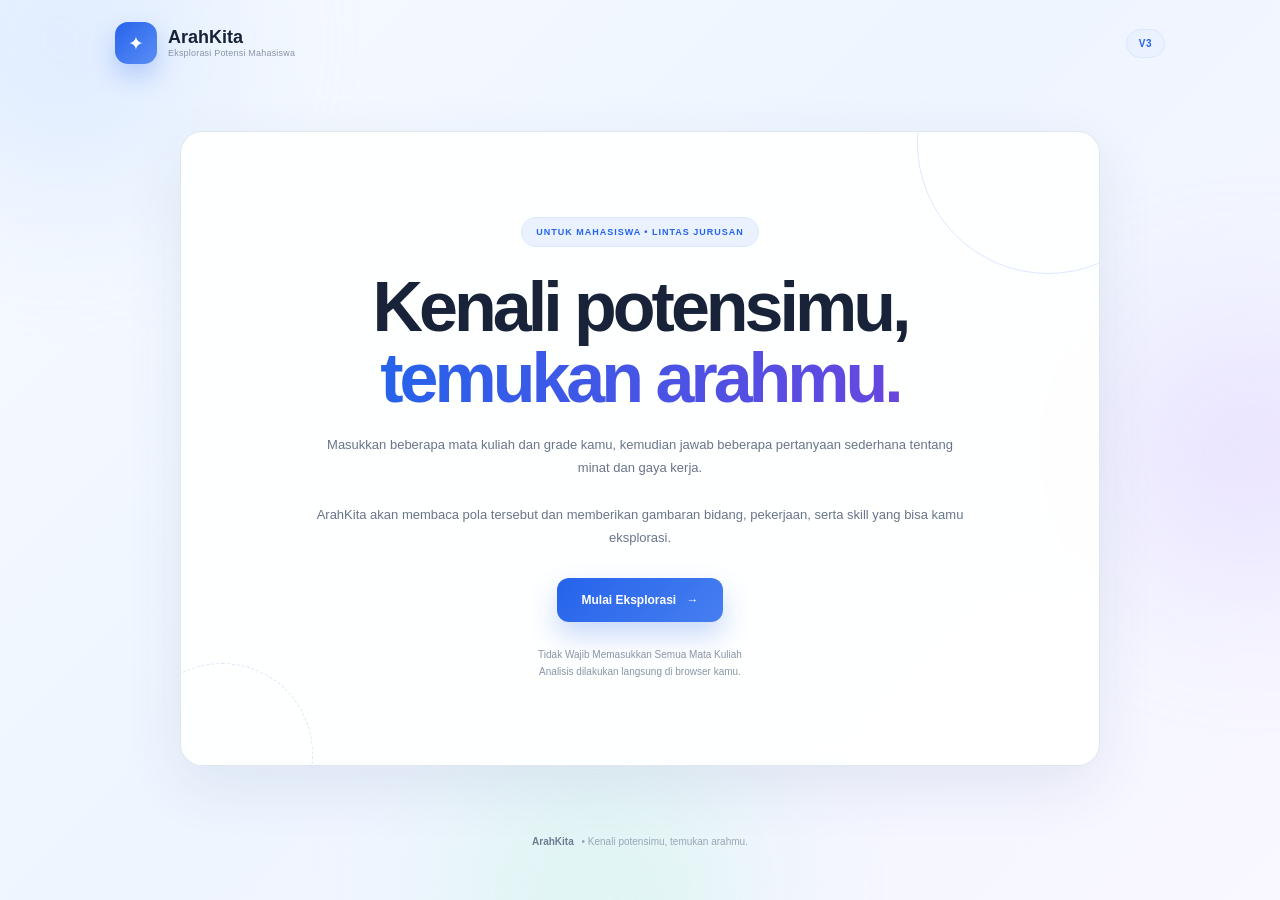
<file: index.html>
<!DOCTYPE html>
<html lang="id">

<head>

    <meta charset="UTF-8">

    <meta
        name="viewport"
        content="width=device-width, initial-scale=1.0"
    >

    <title>
        ArahKita — Eksplorasi Potensi Mahasiswa
    </title>

    <link
        rel="stylesheet"
        href="style.css"
    >

</head>


<body>


    <!-- =========================================
         BACKGROUND
    ========================================== -->

    <div class="background">

        <div class="orb orb-1"></div>
        <div class="orb orb-2"></div>
        <div class="orb orb-3"></div>

    </div>



    <!-- =========================================
         HEADER
    ========================================== -->

    <header class="header">

        <a
            href="#"
            class="brand"
            onclick="showPage('welcome'); return false;"
        >

            <div class="brand-icon">
                ✦
            </div>

            <div class="brand-text">

                <strong>
                    ArahKita
                </strong>

                <span>
                    Eksplorasi Potensi Mahasiswa
                </span>

            </div>

        </a>


        <div class="version">
            V3 
        </div>

    </header>



    <!-- =========================================
         MAIN
    ========================================== -->

    <main>



        <!-- =====================================
             HALAMAN PEMBUKA
        ====================================== -->

        <section
            id="welcome"
            class="page active"
        >

            <div class="hero card">

                <div class="eyebrow">

                    UNTUK MAHASISWA
                    •
                    LINTAS JURUSAN

                </div>


                <h1>

                    Kenali potensimu,

                    <span>
                        temukan arahmu.
                    </span>

                </h1>


                <p>

                    Masukkan beberapa mata kuliah
                    dan grade kamu, kemudian jawab
                    beberapa pertanyaan sederhana
                    tentang minat dan gaya kerja.

                    <br><br>

                    ArahKita akan membaca pola
                    tersebut dan memberikan gambaran
                    bidang, pekerjaan, serta skill
                    yang bisa kamu eksplorasi.

                </p>


                <button
                    class="btn primary"
                    onclick="showPage('courses')"
                >

                    Mulai Eksplorasi

                    <span>
                        →
                    </span>

                </button>


                <div class="info-note">

                    Tidak Wajib Memasukkan Semua Mata Kuliah
                    <br>

                    Analisis dilakukan langsung
                    di browser kamu.

                </div>

            </div>

        </section>



        <!-- =====================================
             INPUT MATA KULIAH
        ====================================== -->

        <section
            id="courses"
            class="page"
        >

            <div class="section-heading">

                <div>

                    <span class="step">
                        LANGKAH 01 / 03
                    </span>

                    <h2>
                        Masukkan mata kuliah
                    </h2>

                    <p>
                        Tambahkan mata kuliah
                        beserta grade yang kamu dapatkan.
                    </p>

                </div>

            </div>


            <div class="card">


                <!-- FORM -->

                <div class="course-form">


                    <div class="field large">

                        <label>
                            Nama Mata Kuliah
                        </label>

                        <input
                            type="text"
                            id="courseName"
                            placeholder="Contoh: Basis Data"
                        >

                    </div>


                    <div class="field">

                        <label>
                            Grade
                        </label>

                        <select id="courseGrade">

                            <option value="">
                                Pilih
                            </option>

                            <option value="A">
                                A
                            </option>

                            <option value="A-">
                                A-
                            </option>

                            <option value="B+">
                                B+
                            </option>

                            <option value="B">
                                B
                            </option>

                            <option value="B-">
                                B-
                            </option>

                            <option value="C+">
                                C+
                            </option>

                            <option value="C">
                                C
                            </option>

                            <option value="D">
                                D
                            </option>

                            <option value="E">
                                E
                            </option>

                        </select>

                    </div>


                    <button
                        class="btn add"
                        onclick="addCourse()"
                    >

                        + Tambah

                    </button>


                </div>



                <!-- PETUNJUK -->

                <div class="hint">

                    💡 Tambahkan sekitar
                    <strong>5–10 mata kuliah</strong>
                    yang menurutmu cukup menggambarkan
                    kemampuanmu.

                </div>



                <!-- LIST MATKUL -->

                <div
                    id="courseList"
                    class="course-list"
                >

                    <div class="empty">

                        Belum ada mata kuliah.

                    </div>

                </div>



                <!-- NAVIGASI -->

                <div class="actions">

                    <button
                        class="btn ghost"
                        onclick="showPage('questions'); renderQuestion()"
                    >

                        Lewati

                    </button>


                    <button
                        class="btn primary"
                        onclick="showPage('questions'); renderQuestion()"
                    >

                        Lanjut

                        <span>
                            →
                        </span>

                    </button>

                </div>


            </div>

        </section>



        <!-- =====================================
             PERTANYAAN
        ====================================== -->

        <section
            id="questions"
            class="page"
        >

            <div class="section-heading question-heading">

                <div>

                    <span class="step">
                        LANGKAH 02 / 03
                    </span>

                    <h2>
                        Kenali dirimu
                    </h2>

                    <p>
                        Pilih jawaban yang paling
                        menggambarkan dirimu.
                    </p>

                </div>


                <div
                    id="questionCounter"
                    class="counter"
                >

                    1 / 12

                </div>

            </div>


            <div class="card">


                <!-- PROGRESS -->

                <div class="progress">

                    <div
                        id="questionProgress"
                    ></div>

                </div>



                <!-- PERTANYAAN -->

                <div
                    id="questionContainer"
                    class="question-container"
                >

                    <!-- Diisi JavaScript -->

                </div>



                <!-- NAVIGASI -->

                <div class="actions">

                    <button
                        class="btn ghost"
                        onclick="previousQuestion()"
                    >

                        ← Kembali

                    </button>


                    <button
                        class="btn primary"
                        onclick="nextQuestion()"
                    >

                        Berikutnya →

                    </button>

                </div>


            </div>

        </section>



        <!-- =====================================
             ANALISIS
        ====================================== -->

        <section
            id="analysis"
            class="page"
        >

            <div class="analysis card">

                <div class="analysis-icon">

                    ✦

                </div>


                <span class="step">

                    ANALISIS POTENSI

                </span>


                <h2>

                    Sedang membaca
                    pola jawabanmu...

                </h2>


                <p>

                    Sistem sedang mengolah
                    data mata kuliah, grade,
                    dan jawabanmu.

                </p>


                <div class="analysis-progress">

                    <div
                        id="analysisBar"
                    ></div>

                </div>


                <span
                    id="analysisPercent"
                    class="percent"
                >

                    0%

                </span>

            </div>

        </section>



        <!-- =====================================
             HASIL
        ====================================== -->

        <section
            id="result"
            class="page"
        >


            <div class="result-heading">

                <span class="step">
                    LANGKAH 03 / 03
                </span>

                <h2>
                    Hasil Eksplorasi
                </h2>

                <p>
                    Berikut gambaran kecenderungan
                    yang ditemukan dari jawabanmu.
                </p>

            </div>



            <!-- GRID HASIL -->

            <div class="result-grid">


                <!-- PROFIL -->

                <div class="card profile-card">

                    <div class="result-icon">
                        🎯
                    </div>

                    <span class="small-title">
                        PROFIL UTAMA
                    </span>


                    <h2
                        id="profileName"
                    >
                        —
                    </h2>


                    <p
                        id="profileDescription"
                    >
                        —
                    </p>


                    <div
                        id="profileDimensions"
                        class="dimensions"
                    >

                    </div>

                </div>



                <!-- PEKERJAAN -->

                <div class="card">

                    <div class="result-icon">
                        💼
                    </div>

                    <span class="small-title">
                        BIDANG PEKERJAAN
                    </span>


                    <div
                        id="careerList"
                        class="career-list"
                    >

                    </div>

                </div>


            </div>



            <!-- SKILL -->

            <div class="card skill-card">

                <div class="result-icon">
                    📚
                </div>

                <span class="small-title">
                    SKILL YANG BISA DIKEMBANGKAN
                </span>


                <div
                    id="skillList"
                    class="skills"
                >

                </div>

            </div>



            <!-- MATKUL TERBACA -->

            <div class="card">

                <div class="result-icon">
                    📖
                </div>

                <span class="small-title">
                    RINGKASAN MATA KULIAH
                </span>


                <div
                    id="courseSummary"
                    class="course-summary"
                >

                </div>

            </div>



            <!-- CATATAN -->

            <div class="card insight-card">

                <div class="result-icon">
                    💡
                </div>

                <span class="small-title">
                    CATATAN UNTUKMU
                </span>


                <p
                    id="resultInsight"
                >

                </p>

            </div>



            <!-- ULANG -->

            <div class="restart">

                <button
                    class="btn ghost"
                    onclick="restartApp()"
                >

                    ↻ Mulai Lagi

                </button>

            </div>


        </section>


    </main>



    <!-- =========================================
         FOOTER
    ========================================== -->

    <footer>

        <strong>
            ArahKita
        </strong>

        <span>
            • Kenali potensimu, temukan arahmu.
        </span>

    </footer>



    <!-- JAVASCRIPT -->

    <script src="script.js"></script>

</body>

</html>
</file>
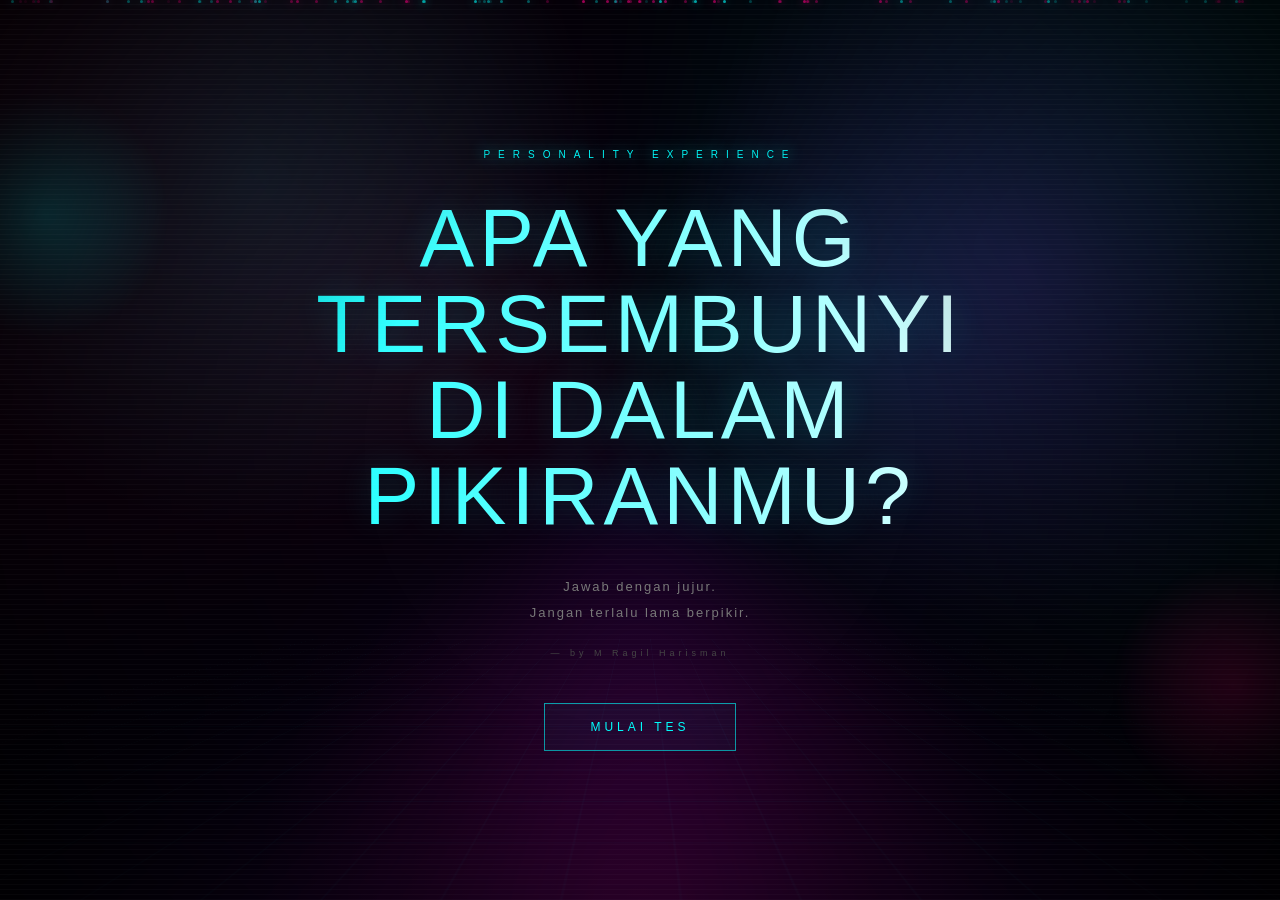
<file: tes.html>
<!DOCTYPE html>
<html lang="id">
<head>
<meta charset="UTF-8">
<meta name="viewport" content="width=device-width,initial-scale=1.0">

<title>Neon Personality Experience</title>

<style>

/* =====================================================
   RESET
===================================================== */

*{
    margin:0;
    padding:0;
    box-sizing:border-box;
}

html,body{
    width:100%;
    min-height:100%;
}

body{
    overflow-x:hidden;
    background:#03020a;
    color:#fff;
    font-family:"Segoe UI",Arial,sans-serif;
}


/* =====================================================
   BACKGROUND NEON
===================================================== */

body{
    background:
        radial-gradient(
            circle at 20% 20%,
            rgba(0,255,255,.13),
            transparent 28%
        ),
        radial-gradient(
            circle at 80% 30%,
            rgba(170,0,255,.16),
            transparent 30%
        ),
        radial-gradient(
            circle at 50% 100%,
            rgba(255,0,80,.12),
            transparent 35%
        ),
        #03020a;
}


/* =====================================================
   AURORA
===================================================== */

.aurora{
    position:fixed;
    inset:-30%;
    z-index:-10;

    background:
        conic-gradient(
            from 0deg,
            transparent,
            rgba(0,255,255,.13),
            transparent,
            rgba(170,0,255,.15),
            transparent,
            rgba(255,0,100,.1),
            transparent
        );

    filter:blur(70px);

    animation:
        auroraMove
        18s
        linear
        infinite;
}

@keyframes auroraMove{

    0%{
        transform:rotate(0deg) scale(1);
    }

    50%{
        transform:rotate(180deg) scale(1.15);
    }

    100%{
        transform:rotate(360deg) scale(1);
    }
}


/* =====================================================
   GRID
===================================================== */

.grid{
    position:fixed;
    inset:0;

    z-index:-8;

    opacity:.14;

    background-image:
        linear-gradient(
            rgba(0,255,255,.15) 1px,
            transparent 1px
        ),
        linear-gradient(
            90deg,
            rgba(0,255,255,.15) 1px,
            transparent 1px
        );

    background-size:
        60px 60px;

    transform:
        perspective(500px)
        rotateX(55deg)
        scale(2);

    transform-origin:center bottom;

    animation:
        gridMove
        8s
        linear
        infinite;
}

@keyframes gridMove{

    from{
        background-position:
            0 0,
            0 0;
    }

    to{
        background-position:
            0 60px,
            60px 0;
    }
}


/* =====================================================
   PARTICLES
===================================================== */

#particles{
    position:fixed;
    inset:0;

    pointer-events:none;

    z-index:-5;

    overflow:hidden;
}

.particle{
    position:absolute;

    width:3px;
    height:3px;

    border-radius:50%;

    background:#00ffff;

    box-shadow:
        0 0 8px #00ffff,
        0 0 18px rgba(0,255,255,.7);

    animation:
        floatParticle
        linear
        infinite;
}

@keyframes floatParticle{

    0%{
        transform:
            translateY(110vh)
            translateX(0)
            scale(.3);

        opacity:0;
    }

    15%{
        opacity:1;
    }

    85%{
        opacity:1;
    }

    100%{
        transform:
            translateY(-20vh)
            translateX(100px)
            scale(1.3);

        opacity:0;
    }
}


/* =====================================================
   ORBS
===================================================== */

.orb{
    position:fixed;

    width:250px;
    height:250px;

    border-radius:50%;

    filter:blur(2px);

    pointer-events:none;

    z-index:-7;

    opacity:.25;
}

.orb.one{
    top:10%;
    left:-80px;

    background:
        radial-gradient(
            circle,
            #00ffff,
            transparent 70%
        );

    animation:
        orbOne
        9s
        ease-in-out
        infinite;
}

.orb.two{
    right:-80px;
    bottom:10%;

    background:
        radial-gradient(
            circle,
            #ff0077,
            transparent 70%
        );

    animation:
        orbTwo
        12s
        ease-in-out
        infinite;
}

@keyframes orbOne{

    0%,100%{
        transform:
            translate(0,0)
            scale(1);
    }

    50%{
        transform:
            translate(120px,100px)
            scale(1.5);
    }
}

@keyframes orbTwo{

    0%,100%{
        transform:
            translate(0,0)
            scale(1);
    }

    50%{
        transform:
            translate(-100px,-120px)
            scale(1.4);
    }
}


/* =====================================================
   SCANLINES
===================================================== */

.scanlines{
    position:fixed;
    inset:0;

    pointer-events:none;

    z-index:100;

    background:
        repeating-linear-gradient(
            0deg,
            rgba(255,255,255,.025) 0px,
            rgba(255,255,255,.025) 1px,
            transparent 1px,
            transparent 5px
        );

    mix-blend-mode:screen;
}


/* =====================================================
   VIGNETTE
===================================================== */

.vignette{
    position:fixed;
    inset:0;

    pointer-events:none;

    z-index:90;

    background:
        radial-gradient(
            circle,
            transparent 35%,
            rgba(0,0,0,.4) 75%,
            #000 120%
        );
}


/* =====================================================
   INTRO
===================================================== */

#intro{

    min-height:100vh;

    display:flex;

    align-items:center;
    justify-content:center;

    text-align:center;

    padding:30px;

    position:relative;

    overflow:hidden;
}

.intro-content{

    width:
        min(850px,95%);

    animation:
        breathing
        5s
        ease-in-out
        infinite;
}

.intro-small{

    color:#00ffff;

    font-size:10px;

    letter-spacing:8px;

    margin-bottom:35px;

    text-shadow:
        0 0 15px #00ffff;

    opacity:0;

    animation:
        fadeUp
        1.5s
        .3s
        forwards;
}

.intro-title{

    font-size:
        clamp(
            35px,
            7vw,
            82px
        );

    font-weight:200;

    letter-spacing:5px;

    line-height:1.05;

    background:
        linear-gradient(
            90deg,
            #00ffff,
            #fff,
            #ff00aa
        );

    -webkit-background-clip:text;
    background-clip:text;

    color:transparent;

    background-size:200%;

    animation:
        gradientText
        5s
        linear
        infinite;

    text-shadow:
        0 0 35px
        rgba(0,255,255,.18);

    opacity:0;

    animation-name:
        titleIn,
        gradientText;

    animation-duration:
        1.5s,
        5s;

    animation-delay:
        .7s,
        2.2s;

    animation-fill-mode:
        forwards,
        both;
}

@keyframes gradientText{

    0%{
        background-position:0%;
    }

    100%{
        background-position:200%;
    }
}

.intro-description{

    margin-top:35px;

    color:#777;

    font-size:13px;

    line-height:2;

    letter-spacing:2px;

    opacity:0;

    animation:
        fadeUp
        1.5s
        1.3s
        forwards;
}

.creator{

    margin-top:22px;

    color:#444;

    font-size:9px;

    letter-spacing:4px;

    opacity:0;

    animation:
        fadeUp
        1.5s
        1.6s
        forwards;
}

.start-button{

    margin-top:45px;

    position:relative;

    padding:
        16px 45px;

    background:
        rgba(0,255,255,.03);

    color:#00ffff;

    border:
        1px solid
        rgba(0,255,255,.6);

    font-family:inherit;

    letter-spacing:4px;

    font-size:12px;

    cursor:pointer;

    overflow:hidden;

    transition:.4s;

    opacity:0;

    animation:
        fadeUp
        1.5s
        2s
        forwards;
}

.start-button::before{

    content:"";

    position:absolute;

    top:0;
    left:-100%;

    width:100%;
    height:100%;

    background:
        linear-gradient(
            90deg,
            transparent,
            rgba(0,255,255,.25),
            transparent
        );

    transition:.5s;
}

.start-button:hover::before{
    left:100%;
}

.start-button:hover{

    color:#fff;

    box-shadow:
        0 0 20px rgba(0,255,255,.4),
        inset 0 0 20px rgba(0,255,255,.1);

    transform:
        translateY(-4px)
        scale(1.04);
}


/* =====================================================
   INTRO ANIMATIONS
===================================================== */

@keyframes fadeUp{

    from{
        opacity:0;
        transform:
            translateY(25px);
    }

    to{
        opacity:1;
        transform:
            translateY(0);
    }
}

@keyframes titleIn{

    from{
        opacity:0;
        transform:
            translateY(40px)
            scale(.95);

        filter:blur(12px);
    }

    to{
        opacity:1;
        transform:
            translateY(0)
            scale(1);

        filter:blur(0);
    }
}

@keyframes breathing{

    0%,100%{
        transform:scale(1);
    }

    50%{
        transform:scale(1.015);
    }
}


/* =====================================================
   TEST
===================================================== */

#test{

    display:none;

    min-height:100vh;

    padding:
        80px 0 120px;
}

.container{

    width:
        min(950px,92%);

    margin:auto;
}


/* =====================================================
   PROGRESS
===================================================== */

.progress-top{

    display:flex;

    justify-content:
        space-between;

    color:#555;

    font-size:10px;

    letter-spacing:3px;

    margin-bottom:12px;
}

.progress{

    width:100%;

    height:3px;

    background:#111;

    overflow:hidden;
}

.progress-bar{

    width:0;

    height:100%;

    background:
        linear-gradient(
            90deg,
            #00ffff,
            #aa00ff,
            #ff0088
        );

    box-shadow:
        0 0 15px #00ffff;

    transition:
        width .5s ease;
}


/* =====================================================
   QUESTION
===================================================== */

.question-label{

    color:#00ffff;

    font-size:10px;

    letter-spacing:6px;

    margin-top:60px;

    margin-bottom:20px;

    text-shadow:
        0 0 10px #00ffff;
}

.question{

    font-size:
        clamp(
            25px,
            5vw,
            48px
        );

    font-weight:300;

    line-height:1.4;

    max-width:850px;

    margin-bottom:50px;
}


/* =====================================================
   ANSWERS
===================================================== */

.answers{

    display:grid;

    grid-template-columns:
        repeat(2,1fr);

    gap:18px;
}

.answer{

    min-height:130px;

    padding:28px;

    text-align:left;

    border:
        1px solid
        rgba(0,255,255,.15);

    background:
        linear-gradient(
            135deg,
            rgba(0,255,255,.035),
            rgba(180,0,255,.035)
        );

    color:#999;

    cursor:pointer;

    position:relative;

    overflow:hidden;

    transition:.4s;
}

.answer::after{

    content:"";

    position:absolute;

    width:100px;
    height:100px;

    border-radius:50%;

    right:-50px;
    bottom:-50px;

    background:#00ffff;

    filter:blur(40px);

    opacity:.1;

    transition:.5s;
}

.answer:hover{

    color:#fff;

    border-color:
        rgba(0,255,255,.7);

    transform:
        translateY(-6px);

    box-shadow:
        0 0 30px
        rgba(0,255,255,.1);
}

.answer:hover::after{

    opacity:.4;

    transform:
        scale(2);
}

.answer.selected{

    color:#fff;

    border-color:#00ffff;

    background:
        rgba(0,255,255,.08);

    box-shadow:
        0 0 30px
        rgba(0,255,255,.18);
}

.answer-letter{

    display:block;

    color:#00ffff;

    font-size:10px;

    letter-spacing:4px;

    margin-bottom:14px;
}

.answer-text{

    font-size:14px;

    line-height:1.7;
}


/* =====================================================
   ANALYSIS
===================================================== */

#analysis{

    display:none;

    min-height:100vh;

    align-items:center;

    justify-content:center;

    text-align:center;
}

.analysis-box{

    width:
        min(700px,90%);
}

.analysis-title{

    font-size:
        clamp(
            30px,
            6vw,
            60px
        );

    font-weight:200;

    letter-spacing:5px;

    background:
        linear-gradient(
            90deg,
            #00ffff,
            #fff,
            #ff00aa
        );

    -webkit-background-clip:text;

    color:transparent;

    margin-bottom:50px;
}

.analysis-status{

    color:#00ffff;

    font-size:10px;

    letter-spacing:5px;

    margin-bottom:20px;

    animation:
        statusBlink
        1s
        infinite;
}

@keyframes statusBlink{

    50%{
        opacity:.35;
    }
}

.analysis-progress{

    height:4px;

    background:#111;
}

.analysis-bar{

    width:0;

    height:100%;

    background:
        linear-gradient(
            90deg,
            #00ffff,
            #aa00ff,
            #ff0088
        );

    box-shadow:
        0 0 20px #00ffff;

    transition:
        width 4s
        cubic-bezier(
            .2,
            .8,
            .2,
            1
        );
}

.analysis-percent{

    margin-top:15px;

    color:#555;

    font-size:10px;

    letter-spacing:3px;
}


/* =====================================================
   RESULT
===================================================== */

#result{

    display:none;

    padding:
        90px 0 120px;
}

.result-header{

    text-align:center;

    margin-bottom:70px;
}

.result-label{

    color:#00ffff;

    font-size:10px;

    letter-spacing:7px;

    margin-bottom:25px;
}

.result-title{

    font-size:
        clamp(
            45px,
            9vw,
            100px
        );

    font-weight:200;

    letter-spacing:7px;

    background:
        linear-gradient(
            90deg,
            #00ffff,
            #fff,
            #ff00aa
        );

    -webkit-background-clip:text;

    color:transparent;

    background-size:200%;

    animation:
        gradientText
        4s
        linear
        infinite;
}

.result-description{

    width:
        min(700px,95%);

    margin:
        30px auto 0;

    color:#888;

    font-size:14px;

    line-height:2;
}


/* =====================================================
   STATS
===================================================== */

.stats{

    display:grid;

    grid-template-columns:
        repeat(4,1fr);

    gap:15px;

    margin-bottom:80px;
}

.stat{

    padding:30px 15px;

    text-align:center;

    border:
        1px solid
        rgba(0,255,255,.15);

    background:
        rgba(0,255,255,.025);

    transition:.4s;
}

.stat:hover{

    border-color:#00ffff;

    transform:
        translateY(-5px);

    box-shadow:
        0 0 25px
        rgba(0,255,255,.12);
}

.stat-name{

    color:#666;

    font-size:9px;

    letter-spacing:3px;

    margin-bottom:15px;
}

.stat-number{

    font-size:30px;

    color:#00ffff;

    text-shadow:
        0 0 15px
        rgba(0,255,255,.6);
}


/* =====================================================
   SECTION TITLE
===================================================== */

.section-title{

    text-align:center;

    color:#666;

    font-size:10px;

    letter-spacing:6px;

    margin-bottom:25px;
}


/* =====================================================
   JOBS
===================================================== */

.jobs{

    display:grid;

    grid-template-columns:
        repeat(2,1fr);

    gap:18px;

    margin-bottom:80px;
}

.job{

    padding:30px;

    border:
        1px solid
        rgba(255,0,140,.16);

    background:
        linear-gradient(
            135deg,
            rgba(255,0,100,.035),
            rgba(100,0,255,.035)
        );

    transition:.4s;
}

.job:hover{

    transform:
        translateY(-6px);

    border-color:
        rgba(255,0,140,.7);

    box-shadow:
        0 0 30px
        rgba(255,0,140,.12);
}

.job-rank{

    color:#ff0088;

    font-size:9px;

    letter-spacing:4px;

    margin-bottom:15px;
}

.job-name{

    font-size:23px;

    margin-bottom:20px;
}

.job-bar{

    width:100%;

    height:4px;

    background:#111;

    margin-bottom:10px;
}

.job-fill{

    width:0;

    height:100%;

    background:
        linear-gradient(
            90deg,
            #00ffff,
            #ff0088
        );

    box-shadow:
        0 0 12px #ff0088;

    transition:
        width 1.5s ease;
}

.job-percent{

    color:#00ffff;

    font-size:10px;

    letter-spacing:3px;
}

.job-reason{

    margin-top:20px;

    color:#777;

    font-size:13px;

    line-height:1.8;
}


/* =====================================================
   STRENGTH
===================================================== */

.strength{

    width:
        min(750px,100%);

    margin:auto;

    padding:40px;

    text-align:center;

    border:
        1px solid
        rgba(170,0,255,.3);

    background:
        rgba(120,0,255,.04);

    box-shadow:
        inset 0 0 40px
        rgba(120,0,255,.03);
}

.strength h3{

    color:#aa00ff;

    font-size:11px;

    letter-spacing:5px;

    margin-bottom:20px;

    text-shadow:
        0 0 12px
        rgba(170,0,255,.7);
}

.strength p{

    color:#888;

    font-size:14px;

    line-height:2;
}


/* =====================================================
   RESTART
===================================================== */

.restart{

    display:block;

    margin:
        55px auto 0;

    padding:
        14px 35px;

    background:transparent;

    color:#777;

    border:
        1px solid #333;

    font-family:inherit;

    letter-spacing:4px;

    cursor:pointer;

    transition:.4s;
}

.restart:hover{

    color:#fff;

    border-color:#00ffff;

    box-shadow:
        0 0 20px
        rgba(0,255,255,.2);
}


/* =====================================================
   JUMPSCARE
===================================================== */

#jumpscare{

    position:fixed;

    inset:0;

    z-index:9999;

    display:none;

    align-items:center;

    justify-content:center;

    background:#000;

    overflow:hidden;
}

#jumpscare.active{

    display:flex;

    animation:
        flashScreen
        .15s
        infinite;
}

.scare-face{

    width:
        min(380px,80vw);

    height:
        min(480px,80vh);

    position:relative;

    border-radius:
        50%
        50%
        45%
        45%;

    background:
        radial-gradient(
            ellipse at 50% 45%,
            #292929,
            #050505 65%
        );

    box-shadow:
        0 0 60px #000,
        0 0 120px rgba(255,0,0,.3);

    animation:
        scareZoom
        .18s
        forwards;
}

.scare-eye{

    position:absolute;

    width:75px;
    height:105px;

    top:120px;

    background:#fff;

    border-radius:50%;

    box-shadow:
        0 0 35px #fff,
        0 0 70px rgba(255,0,0,.7);

    overflow:hidden;
}

.scare-eye::after{

    content:"";

    position:absolute;

    width:20px;
    height:75px;

    background:#000;

    border-radius:50%;

    left:50%;
    top:50%;

    transform:
        translate(-50%,-50%);
}

.scare-eye.left{
    left:70px;
}

.scare-eye.right{
    right:70px;
}

.scare-mouth{

    position:absolute;

    width:170px;
    height:70px;

    left:50%;
    bottom:100px;

    transform:
        translateX(-50%);

    border-bottom:
        12px solid #fff;

    border-radius:50%;

    filter:
        drop-shadow(
            0 0 15px #ff0000
        );
}

.scare-text{

    position:absolute;

    bottom:7%;

    left:0;
    right:0;

    text-align:center;

    color:#ff003c;

    font-size:
        clamp(
            20px,
            5vw,
            50px
        );

    letter-spacing:8px;

    font-weight:bold;

    text-shadow:
        0 0 10px red,
        0 0 30px red;

    animation:
        textGlitch
        .08s
        infinite;
}

@keyframes scareZoom{

    from{
        transform:
            scale(.1)
            rotate(-5deg);
    }

    to{
        transform:
            scale(1.4)
            rotate(0);
    }
}

@keyframes flashScreen{

    0%{
        background:#000;
    }

    30%{
        background:#120006;
    }

    60%{
        background:#000;
    }

    100%{
        background:#080000;
    }
}

@keyframes textGlitch{

    0%{
        transform:
            translateX(0);
    }

    50%{
        transform:
            translateX(-5px);
    }

    100%{
        transform:
            translateX(5px);
    }
}


/* =====================================================
   GLITCH
===================================================== */

.glitch{

    animation:
        pageGlitch
        .1s
        infinite;
}

@keyframes pageGlitch{

    0%{
        transform:
            translate(0);
    }

    25%{
        transform:
            translate(-5px,2px);
    }

    50%{
        transform:
            translate(4px,-3px);
    }

    75%{
        transform:
            translate(-2px,3px);
    }

    100%{
        transform:
            translate(0);
    }
}


/* =====================================================
   MOBILE
===================================================== */

@media(max-width:700px){

    .answers{
        grid-template-columns:1fr;
    }

    .stats{
        grid-template-columns:
            repeat(2,1fr);
    }

    .jobs{
        grid-template-columns:1fr;
    }

    .intro-title{
        font-size:34px;
        letter-spacing:2px;
    }

    .intro-small{
        letter-spacing:4px;
    }

    .creator{
        font-size:8px;
    }

    .question{
        font-size:25px;
    }

    .strength{
        padding:28px 20px;
    }

    .scare-eye{
        width:55px;
        height:80px;

        top:110px;
    }

    .scare-eye.left{
        left:45px;
    }

    .scare-eye.right{
        right:45px;
    }

}

</style>
</head>


<body>


<!-- =====================================================
     BACKGROUND
===================================================== -->

<div class="aurora"></div>

<div class="grid"></div>

<div class="orb one"></div>
<div class="orb two"></div>

<div id="particles"></div>

<div class="scanlines"></div>

<div class="vignette"></div>


<!-- =====================================================
     OPENING
===================================================== -->

<section id="intro">

    <div class="intro-content">

        <div class="intro-small">

            PERSONALITY EXPERIENCE

        </div>


        <h1 class="intro-title">

            APA YANG<br>
            TERSEMBUNYI<br>
            DI DALAM PIKIRANMU?

        </h1>


        <p class="intro-description">

            Jawab dengan jujur.<br>
            Jangan terlalu lama berpikir.

        </p>


        <div class="creator">

            — by M Ragil Harisman

        </div>


        <button
            class="start-button"
            onclick="startTest()"
        >

            MULAI TES

        </button>

    </div>

</section>


<!-- =====================================================
     TEST
===================================================== -->

<section id="test">

    <div class="container">


        <div class="progress-top">

            <span id="progressText">
                PERTANYAAN 01 / 10
            </span>

            <span id="progressPercent">
                0%
            </span>

        </div>


        <div class="progress">

            <div
                class="progress-bar"
                id="progressBar"
            ></div>

        </div>


        <div class="question-label">

            QUESTION

        </div>


        <h2
            class="question"
            id="question"
        ></h2>


        <div
            class="answers"
            id="answers"
        ></div>


    </div>

</section>


<!-- =====================================================
     ANALYSIS
===================================================== -->

<section id="analysis">

    <div class="analysis-box">


        <h2 class="analysis-title">

            MENGANALISIS DIRIMU...

        </h2>


        <div
            class="analysis-status"
            id="analysisStatus"
        >

            MEMBACA POLA JAWABAN

        </div>


        <div class="analysis-progress">

            <div
                class="analysis-bar"
                id="analysisBar"
            ></div>

        </div>


        <div
            class="analysis-percent"
            id="analysisPercent"
        >

            0%

        </div>

    </div>

</section>


<!-- =====================================================
     RESULT
===================================================== -->

<section id="result">

    <div class="container">


        <div class="result-header">


            <div class="result-label">

                HASIL ANALISIS

            </div>


            <h1
                class="result-title"
                id="resultTitle"
            ></h1>


            <p
                class="result-description"
                id="resultDescription"
            ></p>

        </div>


        <div
            class="stats"
            id="stats"
        ></div>


        <div class="section-title">

            PEKERJAAN YANG COCOK UNTUKMU

        </div>


        <div
            class="jobs"
            id="jobs"
        ></div>


        <div class="section-title">

            KEKUATAN UTAMAMU

        </div>


        <div class="strength">

            <h3
                id="strengthTitle"
            ></h3>


            <p
                id="strengthText"
            ></p>

        </div>


        <button
            class="restart"
            onclick="restartTest()"
        >

            ULANGI TES

        </button>


    </div>

</section>


<!-- =====================================================
     JUMPSCARE
===================================================== -->

<div
    id="jumpscare"
>

    <div class="scare-face">

        <div class="scare-eye left"></div>

        <div class="scare-eye right"></div>

        <div class="scare-mouth"></div>

    </div>


    <div class="scare-text">

        KAMU TIDAK SENDIRIAN

    </div>

</div>


<script>

/* =====================================================
   PERSONALITY
===================================================== */

const personalities={

    observer:{

        name:"SANG PENGAMAT",

        description:
        "Kamu memiliki kecenderungan memperhatikan detail sebelum mengambil keputusan. Kamu tidak mudah percaya begitu saja dan lebih suka memahami keadaan terlebih dahulu.",

        strength:"KETELITIAN & OBSERVASI",

        strengthText:
        "Kamu mampu melihat detail yang sering dilewatkan orang lain. Kemampuan ini sangat berguna dalam pekerjaan yang membutuhkan ketelitian dan analisis.",

        jobs:[

            {
                name:"Data Analyst",
                score:96,
                reason:"Kemampuan membaca pola dan memperhatikan detail sangat berguna dalam menganalisis data."
            },

            {
                name:"Auditor",
                score:92,
                reason:"Kamu cocok memeriksa informasi dengan teliti sebelum mengambil kesimpulan."
            },

            {
                name:"Programmer",
                score:88,
                reason:"Kemampuan berpikir sistematis membantu dalam memecahkan masalah."
            },

            {
                name:"Peneliti",
                score:84,
                reason:"Ketelitian dan rasa ingin tahu mendukung proses penelitian."
            }

        ]

    },


    explorer:{

        name:"SANG PENJELAJAH",

        description:
        "Kamu memiliki rasa ingin tahu yang tinggi dan mudah tertarik pada sesuatu yang baru. Rutinitas yang terlalu monoton bukan lingkungan terbaik untukmu.",

        strength:"RASA INGIN TAHU",

        strengthText:
        "Kamu berkembang ketika memiliki kesempatan untuk mengeksplorasi sesuatu yang baru. Tantangan justru membuatmu semakin bersemangat.",

        jobs:[

            {
                name:"Content Creator",
                score:96,
                reason:"Kamu mudah menemukan ide baru dan senang mencoba berbagai pendekatan."
            },

            {
                name:"Jurnalis",
                score:93,
                reason:"Rasa ingin tahu membuatmu tertarik mencari informasi dan menemukan cerita."
            },

            {
                name:"Entrepreneur",
                score:90,
                reason:"Kamu cukup nyaman mencoba sesuatu yang belum pernah dilakukan."
            },

            {
                name:"Travel Planner",
                score:84,
                reason:"Eksplorasi dan pengalaman baru cocok dengan karakteristikmu."
            }

        ]

    },


    protector:{

        name:"SANG PELINDUNG",

        description:
        "Kamu mempertimbangkan dampak keputusan terhadap orang lain. Kepercayaan, tanggung jawab, dan rasa aman cukup penting bagimu.",

        strength:"TANGGUNG JAWAB",

        strengthText:
        "Orang lain dapat mengandalkanmu ketika membutuhkan seseorang yang konsisten dan bertanggung jawab.",

        jobs:[

            {
                name:"HR Specialist",
                score:95,
                reason:"Kepedulian terhadap orang lain menjadi salah satu kekuatan utamamu."
            },

            {
                name:"Manajer",
                score:92,
                reason:"Kamu mampu mempertimbangkan kepentingan anggota tim."
            },

            {
                name:"Guru",
                score:88,
                reason:"Kesabaran dan tanggung jawab cocok untuk membantu perkembangan orang lain."
            },

            {
                name:"Konselor",
                score:84,
                reason:"Kamu cenderung mendengarkan dan memahami sudut pandang orang lain."
            }

        ]

    },


    thinker:{

        name:"SANG PEMIKIR",

        description:
        "Kamu lebih nyaman memahami sesuatu secara logis. Sebelum bertindak, kamu cenderung mempertimbangkan berbagai kemungkinan.",

        strength:"LOGIKA & PEMECAHAN MASALAH",

        strengthText:
        "Masalah rumit justru bisa membuatmu tertarik. Kamu menikmati proses menemukan solusi melalui analisis dan logika.",

        jobs:[

            {
                name:"Programmer",
                score:97,
                reason:"Logika dan pemecahan masalah merupakan bagian penting dari pekerjaan ini."
            },

            {
                name:"Business Analyst",
                score:94,
                reason:"Kamu mampu melihat masalah dari berbagai sisi sebelum mengambil keputusan."
            },

            {
                name:"Akuntan",
                score:91,
                reason:"Ketelitian dan kemampuan berpikir sistematis sangat dibutuhkan."
            },

            {
                name:"Konsultan",
                score:87,
                reason:"Kemampuan menganalisis masalah membantu menemukan solusi."
            }

        ]

    },


    creator:{

        name:"SANG KREATOR",

        description:
        "Pikiranmu cenderung penuh dengan ide. Kamu tidak selalu mengikuti cara yang sudah ada dan sering menemukan pendekatan yang berbeda.",

        strength:"KREATIVITAS",

        strengthText:
        "Kamu berkembang ketika diberikan kebebasan untuk menciptakan sesuatu. Ide dan imajinasi merupakan kekuatan besar dalam dirimu.",

        jobs:[

            {
                name:"UI/UX Designer",
                score:97,
                reason:"Kreativitas dan kemampuan melihat pengalaman pengguna menjadi kombinasi yang kuat."
            },

            {
                name:"Graphic Designer",
                score:95,
                reason:"Kamu cocok mengubah ide menjadi sesuatu yang dapat dilihat dan digunakan."
            },

            {
                name:"Content Creator",
                score:91,
                reason:"Ide yang banyak dapat dituangkan ke berbagai jenis konten."
            },

            {
                name:"Creative Director",
                score:86,
                reason:"Kamu dapat mengembangkan konsep dan mengarahkan ide kreatif."
            }

        ]

    },


    leader:{

        name:"SANG PEMIMPIN",

        description:
        "Kamu cukup nyaman ketika harus mengambil keputusan. Kamu memiliki dorongan untuk mengarahkan keadaan daripada hanya mengikutinya.",

        strength:"KEPEMIMPINAN",

        strengthText:
        "Kamu berani mengambil tanggung jawab dan menentukan arah ketika keadaan membutuhkan seseorang untuk memimpin.",

        jobs:[

            {
                name:"Entrepreneur",
                score:97,
                reason:"Keberanian mengambil keputusan menjadi salah satu kekuatan penting."
            },

            {
                name:"Project Manager",
                score:95,
                reason:"Kamu cocok mengatur orang, waktu, dan tujuan sebuah proyek."
            },

            {
                name:"Manajer",
                score:92,
                reason:"Kemampuan mengambil keputusan membantu mengarahkan sebuah tim."
            },

            {
                name:"Business Development",
                score:89,
                reason:"Kamu memiliki kecenderungan melihat peluang dan berani mengambil tindakan."
            }

        ]

    }

};


/* =====================================================
   QUESTIONS
===================================================== */

const questions=[

    {
        text:
        "Kamu sedang berjalan sendirian di tempat yang sepi. Tiba-tiba terdengar suara dari belakang. Apa yang kamu lakukan?",

        answers:[

            ["A","Berhenti dan melihat sumber suara","observer"],

            ["B","Tetap berjalan sambil menganalisis situasi","thinker"],

            ["C","Segera mencari tempat yang aman","protector"],

            ["D","Berbalik dan menghadapi situasi","leader"]

        ]
    },


    {
        text:
        "Kamu menemukan sebuah pintu misterius yang belum pernah kamu lihat sebelumnya.",

        answers:[

            ["A","Mencari tahu apa yang ada di baliknya","explorer"],

            ["B","Memeriksa pintu terlebih dahulu","observer"],

            ["C","Membuka tanpa terlalu banyak berpikir","leader"],

            ["D","Membuat cara sendiri untuk membukanya","creator"]

        ]
    },


    {
        text:
        "Ketika mendapat masalah yang rumit, apa yang paling mungkin kamu lakukan?",

        answers:[

            ["A","Menganalisis masalahnya","thinker"],

            ["B","Mencari pendekatan baru","creator"],

            ["C","Mencari pengalaman orang lain","explorer"],

            ["D","Mengambil keputusan dan menyelesaikannya","leader"]

        ]
    },


    {
        text:
        "Dalam kelompok, semua orang mulai kebingungan. Kamu biasanya...", 

        answers:[

            ["A","Mengambil alih dan menentukan arah","leader"],

            ["B","Mengamati masalah terlebih dahulu","observer"],

            ["C","Mencari solusi kreatif","creator"],

            ["D","Membantu menenangkan anggota kelompok","protector"]

        ]
    },


    {
        text:
        "Kamu diberi tugas dengan instruksi yang sangat sedikit.",

        answers:[

            ["A","Mencari informasi sebanyak mungkin","observer"],

            ["B","Langsung bereksperimen","explorer"],

            ["C","Membuat sistem sendiri","creator"],

            ["D","Menganalisis langkah paling efektif","thinker"]

        ]
    },


    {
        text:
        "Kamu memiliki satu hari kosong tanpa kewajiban. Apa yang paling menarik bagimu?",

        answers:[

            ["A","Mencoba pengalaman baru","explorer"],

            ["B","Membuat sesuatu","creator"],

            ["C","Mempelajari sesuatu","thinker"],

            ["D","Menghabiskan waktu dengan orang terdekat","protector"]

        ]
    },


    {
        text:
        "Seseorang meminta bantuanmu ketika sedang mengalami masalah.",

        answers:[

            ["A","Mendengarkan terlebih dahulu","protector"],

            ["B","Menganalisis masalahnya","thinker"],

            ["C","Memberikan solusi yang berbeda","creator"],

            ["D","Langsung membantu mengatasi masalah","leader"]

        ]
    },


    {
        text:
        "Kamu mendapatkan dua pilihan pekerjaan: stabil atau penuh tantangan.",

        answers:[

            ["A","Yang stabil","protector"],

            ["B","Yang penuh tantangan","explorer"],

            ["C","Yang memberiku kebebasan berkreasi","creator"],

            ["D","Yang memberiku kesempatan memimpin","leader"]

        ]
    },


    {
        text:
        "Ketika seseorang tidak setuju dengan pendapatmu, kamu biasanya...", 

        answers:[

            ["A","Mencari alasan di balik pendapatnya","thinker"],

            ["B","Mendengarkan dan mengamati","observer"],

            ["C","Melihat dari perspektif lain","creator"],

            ["D","Mempertahankan keputusan jika yakin","leader"]

        ]
    },


    {
        text:
        "Jika kamu bisa mengetahui satu hal tentang masa depan, apa yang ingin kamu ketahui?",

        answers:[

            ["A","Karierku nanti","thinker"],

            ["B","Tempat yang akan aku kunjungi","explorer"],

            ["C","Orang-orang yang akan bersamaku","protector"],

            ["D","Seberapa jauh aku akan mencapai tujuan","leader"]

        ]
    }

];


/* =====================================================
   VARIABLES
===================================================== */

let current=0;

let scores={

    observer:0,
    explorer:0,
    protector:0,
    thinker:0,
    creator:0,
    leader:0

};


/* =====================================================
   START
===================================================== */

function startTest(){

    document.getElementById(
        "intro"
    ).style.display="none";


    document.getElementById(
        "test"
    ).style.display="block";


    current=0;


    showQuestion();

}


/* =====================================================
   SHOW QUESTION
===================================================== */

function showQuestion(){

    const q=
        questions[current];


    const number=
        current+1;


    const percent=
        Math.round(
            current/
            questions.length*
            100
        );


    document.getElementById(
        "progressText"
    ).textContent=
        `PERTANYAAN ${String(number).padStart(2,"0")} / 10`;


    document.getElementById(
        "progressPercent"
    ).textContent=
        percent+"%";


    document.getElementById(
        "progressBar"
    ).style.width=
        percent+"%";


    document.getElementById(
        "question"
    ).textContent=
        q.text;


    const answers=
        document.getElementById(
            "answers"
        );


    answers.innerHTML="";


    q.answers.forEach(
        answer=>{

            const button=
                document.createElement(
                    "button"
                );


            button.className=
                "answer";


            button.innerHTML=`

                <span class="answer-letter">

                    ${answer[0]}

                </span>

                <span class="answer-text">

                    ${answer[1]}

                </span>

            `;


            button.onclick=()=>{

                selectAnswer(
                    answer[2],
                    button
                );

            };


            answers.appendChild(
                button
            );

        }
    );

}


/* =====================================================
   SELECT
===================================================== */

function selectAnswer(
    type,
    button
){

    scores[type]++;


    button.classList.add(
        "selected"
    );


    document
        .querySelectorAll(
            ".answer"
        )
        .forEach(
            el=>{
                el.style.pointerEvents=
                    "none";
            }
        );


    current++;


    setTimeout(()=>{

        if(
            current>=questions.length
        ){

            finishTest();

        }else{

            showQuestion();

        }

    },450);

}


/* =====================================================
   FINISH
===================================================== */

function finishTest(){

    document.getElementById(
        "test"
    ).style.display="none";


    document.getElementById(
        "analysis"
    ).style.display="flex";


    setTimeout(()=>{

        document.getElementById(
            "analysisBar"
        ).style.width="100%";

    },100);


    let percent=0;


    const interval=
        setInterval(()=>{

            percent+=2;


            if(percent>=100){

                percent=100;

                clearInterval(
                    interval
                );

            }


            document.getElementById(
                "analysisPercent"
            ).textContent=
                percent+"%";

        },75);


    const statusMessages=[

        "MEMBACA POLA JAWABAN",

        "MENGANALISIS KEPRIBADIAN",

        "MENGUKUR KARAKTER",

        "MENCARI PEKERJAAN YANG COCOK",

        "MENYELESAIKAN ANALISIS"

    ];


    let index=0;


    const statusInterval=
        setInterval(()=>{

            index++;


            if(
                index<
                statusMessages.length
            ){

                document.getElementById(
                    "analysisStatus"
                ).textContent=
                    statusMessages[index];

            }else{

                clearInterval(
                    statusInterval
                );

            }

        },750);


    setTimeout(
        showResult,
        4300
    );

}


/* =====================================================
   RESULT
===================================================== */

function showResult(){

    let highest=
        "observer";

    let highestScore=-1;


    for(
        const type in scores
    ){

        if(
            scores[type]>
            highestScore
        ){

            highestScore=
                scores[type];

            highest=
                type;

        }

    }


    const result=
        personalities[highest];


    document.getElementById(
        "analysis"
    ).style.display="none";


    document.getElementById(
        "result"
    ).style.display="block";


    document.getElementById(
        "resultTitle"
    ).textContent=
        result.name;


    document.getElementById(
        "resultDescription"
    ).textContent=
        result.description;


    document.getElementById(
        "strengthTitle"
    ).textContent=
        result.strength;


    document.getElementById(
        "strengthText"
    ).textContent=
        result.strengthText;


    createStats();


    createJobs(
        result.jobs
    );


    window.scrollTo({
        top:0,
        behavior:"smooth"
    });

}


/* =====================================================
   STATS
===================================================== */

function createStats(){

    const stats=
        document.getElementById(
            "stats"
        );


    stats.innerHTML="";


    const values=[

        [
            "KETELITIAN",
            Math.min(
                98,
                55+
                scores.observer*10
            )
        ],

        [
            "RASA INGIN TAHU",
            Math.min(
                98,
                55+
                scores.explorer*10
            )
        ],

        [
            "LOGIKA",
            Math.min(
                98,
                55+
                scores.thinker*10
            )
        ],

        [
            "KEPEMIMPINAN",
            Math.min(
                98,
                55+
                scores.leader*10
            )
        ]

    ];


    values.forEach(
        item=>{

            const div=
                document.createElement(
                    "div"
                );


            div.className="stat";


            div.innerHTML=`

                <div class="stat-name">

                    ${item[0]}

                </div>

                <div class="stat-number">

                    ${item[1]}%

                </div>

            `;


            stats.appendChild(
                div
            );

        }
    );

}


/* =====================================================
   JOBS
===================================================== */

function createJobs(jobs){

    const container=
        document.getElementById(
            "jobs"
        );


    container.innerHTML="";


    jobs.forEach(
        (job,index)=>{

            const div=
                document.createElement(
                    "div"
                );


            div.className="job";


            div.innerHTML=`

                <div class="job-rank">

                    0${index+1}
                    / REKOMENDASI

                </div>


                <div class="job-name">

                    ${job.name}

                </div>


                <div class="job-bar">

                    <div
                        class="job-fill"
                        data-score="${job.score}"
                    ></div>

                </div>


                <div class="job-percent">

                    ${job.score}%
                    COCOK

                </div>


                <div class="job-reason">

                    ${job.reason}

                </div>

            `;


            container.appendChild(
                div
            );

        }
    );


    setTimeout(()=>{

        document
            .querySelectorAll(
                ".job-fill"
            )
            .forEach(
                fill=>{

                    fill.style.width=
                        fill.dataset.score+
                        "%";

                }
            );

    },300);

}


/* =====================================================
   RESTART
===================================================== */

function restartTest(){

    current=0;


    scores={

        observer:0,
        explorer:0,
        protector:0,
        thinker:0,
        creator:0,
        leader:0

    };


    document.getElementById(
        "result"
    ).style.display="none";


    document.getElementById(
        "intro"
    ).style.display="flex";


    window.scrollTo({
        top:0,
        behavior:"smooth"
    });

}


/* =====================================================
   PARTICLES
===================================================== */

const particleContainer=
    document.getElementById(
        "particles"
    );


for(
    let i=0;
    i<110;
    i++
){

    const p=
        document.createElement(
            "div"
        );


    p.className="particle";


    p.style.left=
        Math.random()*100+
        "%";


    p.style.animationDuration=
        (
            5+
            Math.random()*14
        )+
        "s";


    p.style.animationDelay=
        (
            -Math.random()*15
        )+
        "s";


    p.style.opacity=
        .15+
        Math.random()*.7;


    if(
        Math.random()>.5
    ){

        p.style.background=
            "#ff0088";

        p.style.boxShadow=
            "0 0 8px #ff0088,0 0 18px rgba(255,0,136,.7)";

    }


    particleContainer.appendChild(
        p
    );

}


/* =====================================================
   RANDOM GLITCH
===================================================== */

setInterval(()=>{

    if(
        Math.random()>.55
    ){

        document.body.classList.add(
            "glitch"
        );


        setTimeout(()=>{

            document.body.classList.remove(
                "glitch"
            );

        },120);

    }

},4000);


/* =====================================================
   JUMPSCARE DEMO
   Aktifkan otomatis sesaat setelah hasil
===================================================== */

let scareShown=false;


/* =====================================================
   EXTRA SCARY EVENT
===================================================== */

document.addEventListener(
    "keydown",
    event=>{

        if(
            event.key.toLowerCase()==="x"
        ){

            triggerJumpscare();

        }

    }
);


/* =====================================================
   JUMPSCARE
===================================================== */

function triggerJumpscare(){

    const scare=
        document.getElementById(
            "jumpscare"
        );


    scare.classList.add(
        "active"
    );


    document.body.classList.add(
        "glitch"
    );


    setTimeout(()=>{

        document.body.classList.remove(
            "glitch"
        );

    },900);


    setTimeout(()=>{

        scare.classList.remove(
            "active"
        );

    },1800);

}

</script>

</body>
</html>
</file>
<file: style.css>
/* =========================================================
   ARAHKITA V3 — STYLE
   NON-AI VERSION
========================================================= */


/* =========================================================
   RESET
========================================================= */

* {
    margin: 0;
    padding: 0;
    box-sizing: border-box;
}

html {
    scroll-behavior: smooth;
}

body {
    min-height: 100vh;

    font-family:
        "Poppins",
        "Segoe UI",
        Arial,
        sans-serif;

    color: #182238;

    background:
        linear-gradient(
            135deg,
            #f7fbff 0%,
            #eef5ff 45%,
            #f9f7ff 100%
        );

    overflow-x: hidden;
}


/* =========================================================
   VARIABLES
========================================================= */

:root {

    --primary: #2563eb;
    --primary-dark: #1746b0;

    --primary-soft: #eaf2ff;

    --text: #182238;
    --muted: #68758b;

    --white: #ffffff;

    --border: #e4eaf3;

    --success: #22a06b;

    --shadow:
        0 20px 60px rgba(35, 65, 110, 0.09);

    --radius:
        22px;
}


/* =========================================================
   BACKGROUND
========================================================= */

.background {

    position: fixed;

    inset: 0;

    overflow: hidden;

    pointer-events: none;

    z-index: -1;
}


.orb {

    position: absolute;

    border-radius: 50%;

    filter: blur(70px);

    opacity: .45;

    animation:
        floating 10s ease-in-out infinite;
}


.orb-1 {

    width: 320px;
    height: 320px;

    background: #c8ddff;

    top: -120px;
    left: -100px;
}


.orb-2 {

    width: 280px;
    height: 280px;

    background: #ded0ff;

    top: 35%;
    right: -110px;

    animation-delay: 2s;
}


.orb-3 {

    width: 300px;
    height: 300px;

    background: #c8f4e6;

    bottom: -150px;
    left: 35%;

    animation-delay: 4s;
}


@keyframes floating {

    0%,
    100% {

        transform:
            translate3d(0, 0, 0)
            scale(1);

    }

    50% {

        transform:
            translate3d(0, -25px, 0)
            scale(1.06);

    }
}


/* =========================================================
   HEADER
========================================================= */

.header {

    width: min(1050px, 92%);

    margin: auto;

    padding: 22px 0;

    display: flex;

    align-items: center;

    justify-content: space-between;
}


.brand {

    display: flex;

    align-items: center;

    gap: 11px;

    text-decoration: none;

    color: var(--text);
}


.brand-icon {

    width: 42px;
    height: 42px;

    display: grid;

    place-items: center;

    border-radius: 13px;

    color: white;

    font-size: 19px;

    background:
        linear-gradient(
            135deg,
            #2563eb,
            #5b8df5
        );

    box-shadow:
        0 12px 25px rgba(37, 99, 235, .25);

    animation:
        iconFloat 4s ease-in-out infinite;
}


@keyframes iconFloat {

    0%,
    100% {
        transform: translateY(0);
    }

    50% {
        transform: translateY(-3px);
    }
}


.brand-text {

    display: flex;

    flex-direction: column;

    gap: 2px;
}


.brand-text strong {

    font-size: 18px;

    line-height: 1;
}


.brand-text span {

    font-size: 9px;

    color: #8994a7;

    letter-spacing: .2px;
}


.version {

    padding: 8px 12px;

    border-radius: 50px;

    color: var(--primary);

    background: var(--primary-soft);

    border: 1px solid #d9e7ff;

    font-size: 10px;

    font-weight: 800;

    letter-spacing: .5px;
}


/* =========================================================
   MAIN
========================================================= */

main {

    width: min(920px, 92%);

    margin: 45px auto 70px;
}


/* =========================================================
   PAGE SYSTEM
========================================================= */

.page {

    display: none;

    animation:
        pageIn .45s ease;
}


.page.active {

    display: block;
}


@keyframes pageIn {

    from {

        opacity: 0;

        transform:
            translateY(18px);

    }

    to {

        opacity: 1;

        transform:
            translateY(0);

    }
}


/* =========================================================
   CARD
========================================================= */

.card {

    background:
        rgba(255, 255, 255, .92);

    border:
        1px solid rgba(221, 229, 240, .9);

    border-radius:
        var(--radius);

    box-shadow:
        var(--shadow);

    backdrop-filter:
        blur(12px);

    -webkit-backdrop-filter:
        blur(12px);
}


/* =========================================================
   HERO
========================================================= */

.hero {

    min-height: 620px;

    padding:
        85px 55px;

    display: flex;

    flex-direction: column;

    align-items: center;

    justify-content: center;

    text-align: center;

    position: relative;

    overflow: hidden;
}


.hero::before {

    content: "";

    position: absolute;

    width: 260px;
    height: 260px;

    border-radius: 50%;

    border: 1px solid #dce8ff;

    top: -120px;
    right: -80px;

    animation:
        rotateCircle 18s linear infinite;
}


.hero::after {

    content: "";

    position: absolute;

    width: 180px;
    height: 180px;

    border-radius: 50%;

    border: 1px dashed #dbe5f7;

    bottom: -80px;
    left: -50px;

    animation:
        rotateCircle 15s linear infinite reverse;
}


@keyframes rotateCircle {

    from {
        transform: rotate(0deg);
    }

    to {
        transform: rotate(360deg);
    }
}


.eyebrow {

    display: inline-flex;

    align-items: center;

    padding: 9px 14px;

    border-radius: 50px;

    color: var(--primary);

    background: var(--primary-soft);

    border: 1px solid #d9e7ff;

    font-size: 9px;

    font-weight: 800;

    letter-spacing: 1px;
}


.hero h1 {

    position: relative;

    z-index: 1;

    margin:
        25px 0 18px;

    font-size:
        clamp(42px, 7vw, 70px);

    line-height:
        1.02;

    letter-spacing:
        -4px;
}


.hero h1 span {

    color: var(--primary);

    display: block;

    background:
        linear-gradient(
            90deg,
            #2563eb,
            #6846df
        );

    -webkit-background-clip:
        text;

    background-clip:
        text;

    color: transparent;
}


.hero p {

    position: relative;

    z-index: 1;

    max-width: 650px;

    color: var(--muted);

    line-height: 1.8;

    font-size: 13px;
}


.info-note {

    position: relative;

    z-index: 1;

    margin-top: 24px;

    color: #8a95a7;

    font-size: 10px;

    line-height: 1.7;
}


/* =========================================================
   BUTTON
========================================================= */

.btn {

    border: none;

    font-family: inherit;

    font-size: 12px;

    font-weight: 750;

    border-radius: 12px;

    padding: 13px 18px;

    cursor: pointer;

    transition:
        transform .25s ease,
        box-shadow .25s ease,
        background .25s ease,
        border-color .25s ease;

    -webkit-tap-highlight-color:
        transparent;
}


.btn span {

    margin-left: 7px;
}


.btn.primary {

    color: white;

    background:
        linear-gradient(
            135deg,
            #2563eb,
            #477ff0
        );

    box-shadow:
        0 13px 28px rgba(37, 99, 235, .25);
}


.hero .btn.primary {

    margin-top: 28px;

    padding:
        15px 24px;
}


.btn.primary:hover {

    transform:
        translateY(-3px);

    box-shadow:
        0 18px 35px rgba(37, 99, 235, .32);
}


.btn.primary:active {

    transform:
        translateY(-1px);
}


.btn.ghost {

    color: #647188;

    background: white;

    border:
        1px solid var(--border);
}


.btn.ghost:hover {

    color: var(--primary);

    border-color:
        #bcd2fa;

    background:
        #f9fbff;
}


.btn.add {

    color: var(--primary);

    background:
        var(--primary-soft);

    border:
        1px solid #d7e5ff;

    white-space:
        nowrap;
}


.btn.add:hover {

    background:
        #dfeaff;

    transform:
        translateY(-2px);
}


/* =========================================================
   SECTION HEADING
========================================================= */

.section-heading {

    margin-bottom: 22px;

    display: flex;

    justify-content: space-between;

    align-items: flex-end;
}


.step {

    color: var(--primary);

    font-size: 10px;

    font-weight: 850;

    letter-spacing: 1px;
}


.section-heading h2,
.result-heading h2 {

    margin-top: 7px;

    font-size: 34px;

    line-height: 1.15;

    letter-spacing: -.8px;
}


.section-heading p,
.result-heading p {

    margin-top: 8px;

    color: var(--muted);

    font-size: 12px;
}


.question-heading {

    align-items: center;
}


.counter {

    color: var(--primary);

    background: var(--primary-soft);

    border-radius: 50px;

    padding: 8px 12px;

    font-size: 11px;

    font-weight: 800;
}


/* =========================================================
   COURSE FORM
========================================================= */

#courses > .card {

    padding: 28px;
}


.course-form {

    display: grid;

    grid-template-columns:
        minmax(0, 1fr)
        150px
        auto;

    gap: 10px;

    align-items: end;
}


.field {

    display: flex;

    flex-direction: column;

    gap: 7px;
}


.field label {

    color: #647188;

    font-size: 10px;

    font-weight: 750;
}


.field input,
.field select {

    width: 100%;

    height: 45px;

    padding:
        0 13px;

    border:
        1px solid var(--border);

    border-radius:
        11px;

    outline:
        none;

    background:
        white;

    color:
        var(--text);

    font-family:
        inherit;

    font-size:
        12px;

    transition:
        border .2s,
        box-shadow .2s;
}


.field input:focus,
.field select:focus {

    border-color:
        #8bb2f8;

    box-shadow:
        0 0 0 4px #2563eb12;
}


.hint {

    margin:
        17px 0;

    padding:
        12px 14px;

    border-radius:
        11px;

    color:
        #778398;

    background:
        #f7faff;

    border:
        1px solid #edf2f9;

    font-size:
        10px;

    line-height:
        1.6;
}


/* =========================================================
   COURSE LIST
========================================================= */

.course-list {

    min-height:
        80px;

}


.empty {

    padding:
        28px;

    text-align:
        center;

    color:
        #a2adbd;

    font-size:
        11px;
}


.course-item {

    display:
        flex;

    align-items:
        center;

    justify-content:
        space-between;

    gap:
        15px;

    padding:
        13px 14px;

    margin-bottom:
        8px;

    border:
        1px solid #edf1f6;

    border-radius:
        12px;

    background:
        #fbfcff;

    font-size:
        12px;

    animation:
        itemIn .3s ease;
}


@keyframes itemIn {

    from {

        opacity: 0;

        transform:
            translateX(-8px);

    }

    to {

        opacity: 1;

        transform:
            translateX(0);

    }
}


.course-item .grade {

    color:
        var(--primary);

    font-weight:
        850;

    margin-left:
        4px;
}


.remove {

    border:
        none;

    background:
        transparent;

    color:
        #d86666;

    cursor:
        pointer;

    font-family:
        inherit;

    font-size:
        10px;

    font-weight:
        700;

}


.remove:hover {

    color:
        #b92e2e;

}


/* =========================================================
   ACTIONS
========================================================= */

.actions {

    display:
        flex;

    align-items:
        center;

    justify-content:
        space-between;

    gap:
        10px;

    margin-top:
        22px;
}


/* =========================================================
   PROGRESS
========================================================= */

.progress {

    width:
        100%;

    height:
        7px;

    overflow:
        hidden;

    border-radius:
        50px;

    background:
        #edf1f7;
}


.progress div {

    width:
        0%;

    height:
        100%;

    border-radius:
        inherit;

    background:
        linear-gradient(
            90deg,
            #2563eb,
            #6c54e8
        );

    transition:
        width .35s ease;
}


/* =========================================================
   QUESTION
========================================================= */

.question-container {

    min-height:
        290px;

    padding:
        50px 20px 35px;

    display:
        flex;

    align-items:
        center;

    justify-content:
        center;

    text-align:
        center;
}


.question-category {

    display:
        inline-block;

    color:
        var(--primary);

    font-size:
        10px;

    font-weight:
        850;

    letter-spacing:
        .8px;

    text-transform:
        uppercase;
}


.question-text {

    max-width:
        650px;

    margin:
        13px auto 30px;

    font-size:
        clamp(24px, 4vw, 31px);

    line-height:
        1.3;

    letter-spacing:
        -.7px;
}


.answers {

    display:
        grid;

    grid-template-columns:
        repeat(5, 1fr);

    gap:
        8px;

    max-width:
        650px;

    margin:
        auto;
}


.answers input {

    position:
        absolute;

    opacity:
        0;

    pointer-events:
        none;
}


.answers label {

    min-height:
        62px;

    padding:
        10px 5px;

    display:
        flex;

    flex-direction:
        column;

    align-items:
        center;

    justify-content:
        center;

    gap:
        2px;

    border:
        1px solid var(--border);

    border-radius:
        12px;

    background:
        white;

    color:
        #6d788b;

    cursor:
        pointer;

    font-size:
        12px;

    font-weight:
        800;

    transition:
        .2s ease;
}


.answers label small {

    font-size:
        7px;

    line-height:
        1.2;

    font-weight:
        500;
}


.answers label:hover {

    transform:
        translateY(-2px);

    border-color:
        #aac6f7;

    box-shadow:
        0 8px 20px #2563eb0d;
}


.answers input:checked + label {

    color:
        var(--primary);

    background:
        var(--primary-soft);

    border-color:
        #8fb5f5;

    box-shadow:
        0 8px 20px #2563eb15;
}


/* =========================================================
   ANALYSIS
========================================================= */

.analysis {

    max-width:
        620px;

    margin:
        70px auto;

    padding:
        70px 35px;

    text-align:
        center;
}


.analysis-icon {

    width:
        68px;

    height:
        68px;

    margin:
        0 auto 20px;

    display:
        grid;

    place-items:
        center;

    border-radius:
        20px;

    color:
        white;

    background:
        linear-gradient(
            135deg,
            #2563eb,
            #6846df
        );

    font-size:
        30px;

    box-shadow:
        0 15px 35px #2563eb25;

    animation:
        pulse 1.5s ease-in-out infinite;
}


@keyframes pulse {

    0%,
    100% {

        transform:
            scale(1);

        box-shadow:
            0 15px 35px #2563eb25;

    }

    50% {

        transform:
            scale(1.08);

        box-shadow:
            0 20px 45px #2563eb35;

    }
}


.analysis h2 {

    margin:
        9px 0;

    font-size:
        25px;
}


.analysis p {

    color:
        var(--muted);

    font-size:
        12px;

    line-height:
        1.7;

    margin-bottom:
        28px;
}


.analysis-progress {

    height:
        8px;

    overflow:
        hidden;

    border-radius:
        50px;

    background:
        #edf1f7;
}


.analysis-progress div {

    width:
        0%;

    height:
        100%;

    border-radius:
        inherit;

    background:
        linear-gradient(
            90deg,
            #2563eb,
            #6846df
        );

    transition:
        width .15s linear;
}


.percent {

    display:
        block;

    margin-top:
        10px;

    color:
        var(--primary);

    font-size:
        11px;

    font-weight:
        800;
}


/* =========================================================
   RESULT HEADING
========================================================= */

.result-heading {

    margin-bottom:
        22px;
}


.result-heading h2 {

    font-size:
        38px;
}


/* =========================================================
   RESULT GRID
========================================================= */

.result-grid {

    display:
        grid;

    grid-template-columns:
        1fr 1fr;

    gap:
        15px;
}


.result-grid .card,
.skill-card,
.insight-card {

    padding:
        27px;
}


.result-icon {

    width:
        42px;

    height:
        42px;

    display:
        grid;

    place-items:
        center;

    border-radius:
        13px;

    background:
        var(--primary-soft);

    margin-bottom:
        15px;

    font-size:
        18px;
}


.small-title {

    display:
        block;

    color:
        #8b96a8;

    font-size:
        9px;

    font-weight:
        850;

    letter-spacing:
        1px;
}


#profileName {

    margin:
        8px 0;

    color:
        var(--primary);

    font-size:
        25px;

    line-height:
        1.2;
}


#profileDescription {

    color:
        var(--muted);

    font-size:
        12px;

    line-height:
        1.75;
}


/* =========================================================
   DIMENSIONS
========================================================= */

.dimensions {

    margin-top:
        22px;
}


.dimension {

    margin-bottom:
        14px;
}


.dimension-top {

    display:
        flex;

    align-items:
        center;

    justify-content:
        space-between;

    margin-bottom:
        6px;

    color:
        #69768b;

    font-size:
        9px;

    font-weight:
        750;
}


.dimension-bar {

    height:
        6px;

    overflow:
        hidden;

    border-radius:
        50px;

    background:
        #edf1f6;
}


.dimension-bar div {

    height:
        100%;

    border-radius:
        inherit;

    background:
        linear-gradient(
            90deg,
            #2563eb,
            #6b55e7
        );

    transition:
        width .7s ease;
}


/* =========================================================
   CAREER
========================================================= */

.career-list {

    display:
        flex;

    flex-direction:
        column;

    gap:
        8px;
}


.career {

    padding:
        14px;

    border:
        1px solid #edf1f6;

    border-radius:
        12px;

    background:
        #fbfcff;

    transition:
        .2s ease;
}


.career:hover {

    transform:
        translateX(4px);

    border-color:
        #c9daf7;
}


.career strong {

    display:
        block;

    color:
        #26334b;

    font-size:
        12px;
}


.career p {

    margin-top:
        4px;

    color:
        #8994a6;

    font-size:
        9px;

    line-height:
        1.5;
}


/* =========================================================
   SKILLS
========================================================= */

.skill-card {

    margin-top:
        15px;
}


.skills {

    display:
        flex;

    flex-wrap:
        wrap;

    gap:
        8px;

    margin-top:
        17px;
}


.skill {

    padding:
        8px 12px;

    border-radius:
        50px;

    background:
        #eff9f5;

    border:
        1px solid #d9f0e7;

    color:
        #287c67;

    font-size:
        10px;

    font-weight:
        700;
}


/* =========================================================
   COURSE SUMMARY
========================================================= */

.course-summary {

    display:
        grid;

    grid-template-columns:
        repeat(2, 1fr);

    gap:
        8px;

    margin-top:
        16px;
}


.summary-item {

    padding:
        12px;

    border:
        1px solid #edf1f6;

    border-radius:
        11px;

    background:
        #fbfcff;

    display:
        flex;

    justify-content:
        space-between;

    align-items:
        center;

    gap:
        10px;

    font-size:
        10px;
}


.summary-item span:last-child {

    flex:
        0 0 auto;

    color:
        var(--primary);

    font-weight:
        850;
}


/* =========================================================
   INSIGHT
========================================================= */

.insight-card {

    margin-top:
        15px;
}


.insight-card p {

    margin-top:
        10px;

    color:
        var(--muted);

    font-size:
        12px;

    line-height:
        1.85;
}


/* =========================================================
   RESTART
========================================================= */

.restart {

    display:
        flex;

    justify-content:
        center;

    margin-top:
        20px;
}


/* =========================================================
   FOOTER
========================================================= */

footer {

    width:
        min(920px, 92%);

    margin:
        0 auto 30px;

    text-align:
        center;

    color:
        #9aa5b5;

    font-size:
        10px;
}


footer strong {

    color:
        #6e7b90;
}


footer span {

    margin-left:
        5px;
}


/* =========================================================
   SELECTION
========================================================= */

::selection {

    color:
        white;

    background:
        var(--primary);
}


/* =========================================================
   SCROLLBAR
========================================================= */

::-webkit-scrollbar {

    width:
        7px;
}


::-webkit-scrollbar-track {

    background:
        #f3f6fa;
}


::-webkit-scrollbar-thumb {

    border-radius:
        50px;

    background:
        #c6d1e1;
}


::-webkit-scrollbar-thumb:hover {

    background:
        #9eafc7;
}


/* =========================================================
   MOBILE
========================================================= */

@media (max-width: 700px) {

    .header {

        padding:
            17px 0;

    }


    main {

        width:
            94%;

        margin:
            25px auto 50px;

    }


    .hero {

        min-height:
            560px;

        padding:
            55px 20px;

    }


    .hero h1 {

        font-size:
            clamp(39px, 12vw, 56px);

        letter-spacing:
            -2.5px;

    }


    .hero p {

        font-size:
            12px;

    }


    .section-heading {

        align-items:
            flex-start;

        gap:
            15px;

    }


    .section-heading h2,
    .result-heading h2 {

        font-size:
            28px;

    }


    .course-form {

        grid-template-columns:
            1fr 110px;

    }


    .course-form .btn.add {

        grid-column:
            1 / -1;

    }


    .result-grid {

        grid-template-columns:
            1fr;

    }


    .course-summary {

        grid-template-columns:
            1fr;

    }

}


/* =========================================================
   SMALL MOBILE
========================================================= */

@media (max-width: 480px) {

    .brand-text span {

        display:
            none;

    }


    .version {

        font-size:
            8px;

        padding:
            7px 9px;

    }


    .hero {

        border-radius:
            18px;

    }


    .hero h1 {

        margin-top:
            20px;

        font-size:
            38px;

    }


    .hero p {

        font-size:
            11px;

        line-height:
            1.7;

    }


    #courses > .card,
    .result-grid .card,
    .skill-card,
    .insight-card {

        padding:
            20px;

    }


    .course-form {

        grid-template-columns:
            1fr;

    }


    .course-form .btn.add {

        grid-column:
            auto;

    }


    .question-container {

        min-height:
            330px;

        padding:
            35px 5px;

    }


    .question-text {

        font-size:
            22px;

    }


    .answers {

        gap:
            5px;

    }


    .answers label {

        min-height:
            58px;

        font-size:
            11px;

    }


    .answers label small {

        font-size:
            6px;

    }


    .actions {

        flex-direction:
            column-reverse;

    }


    .actions .btn {

        width:
            100%;

    }


    .analysis {

        margin:
            40px auto;

        padding:
            55px 20px;

    }

}
</file>
